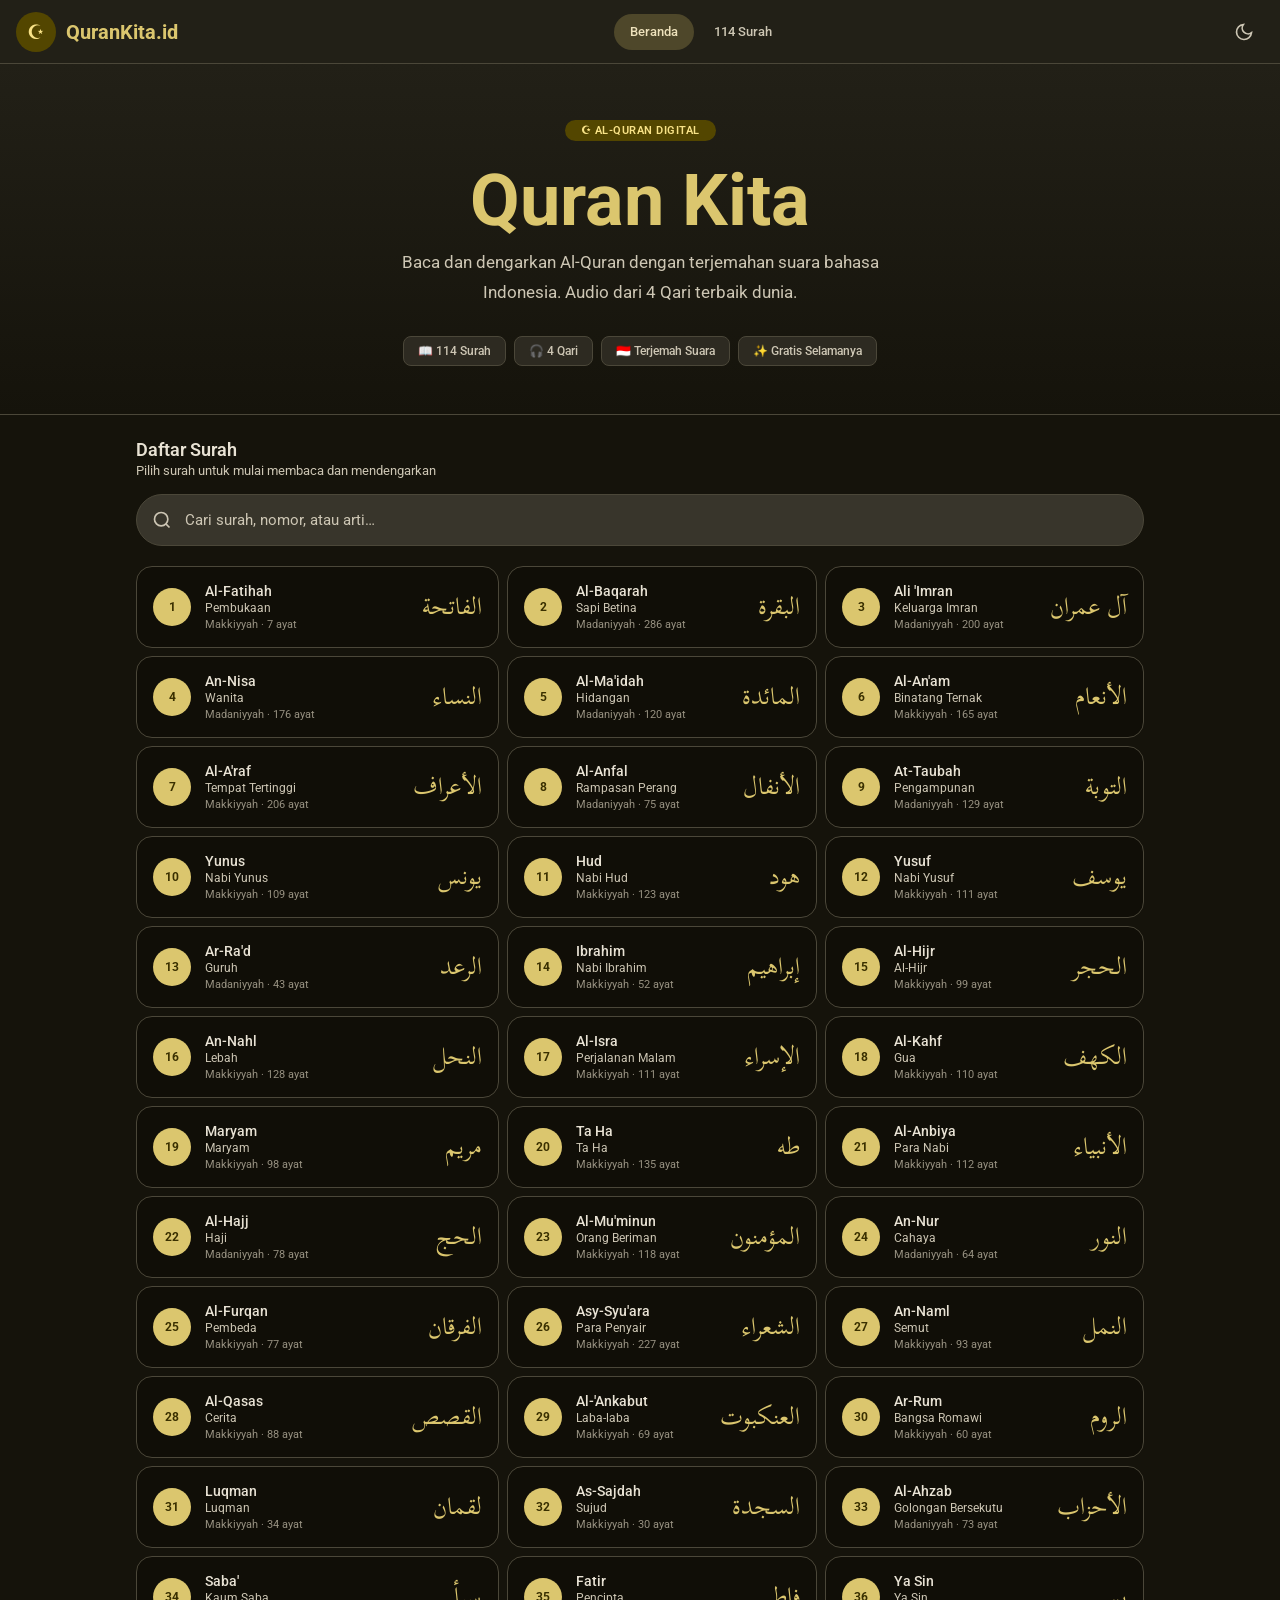
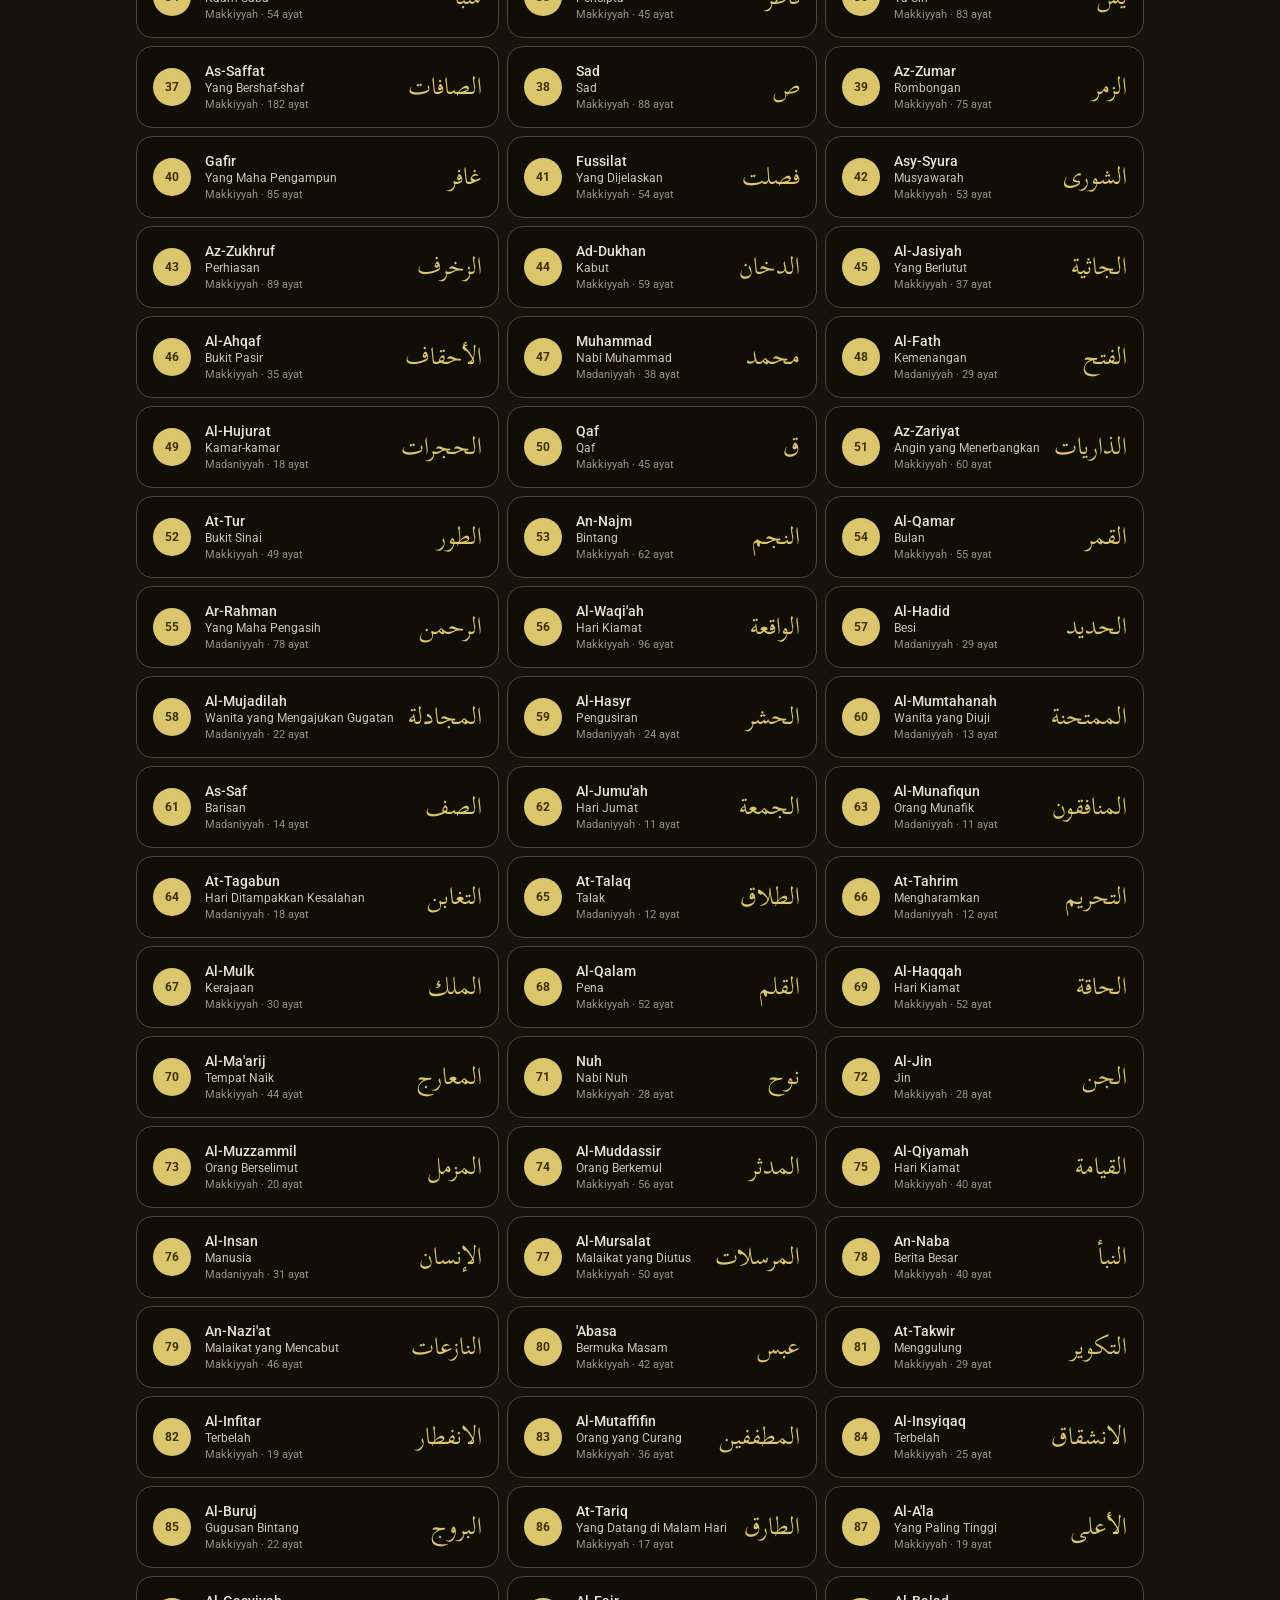
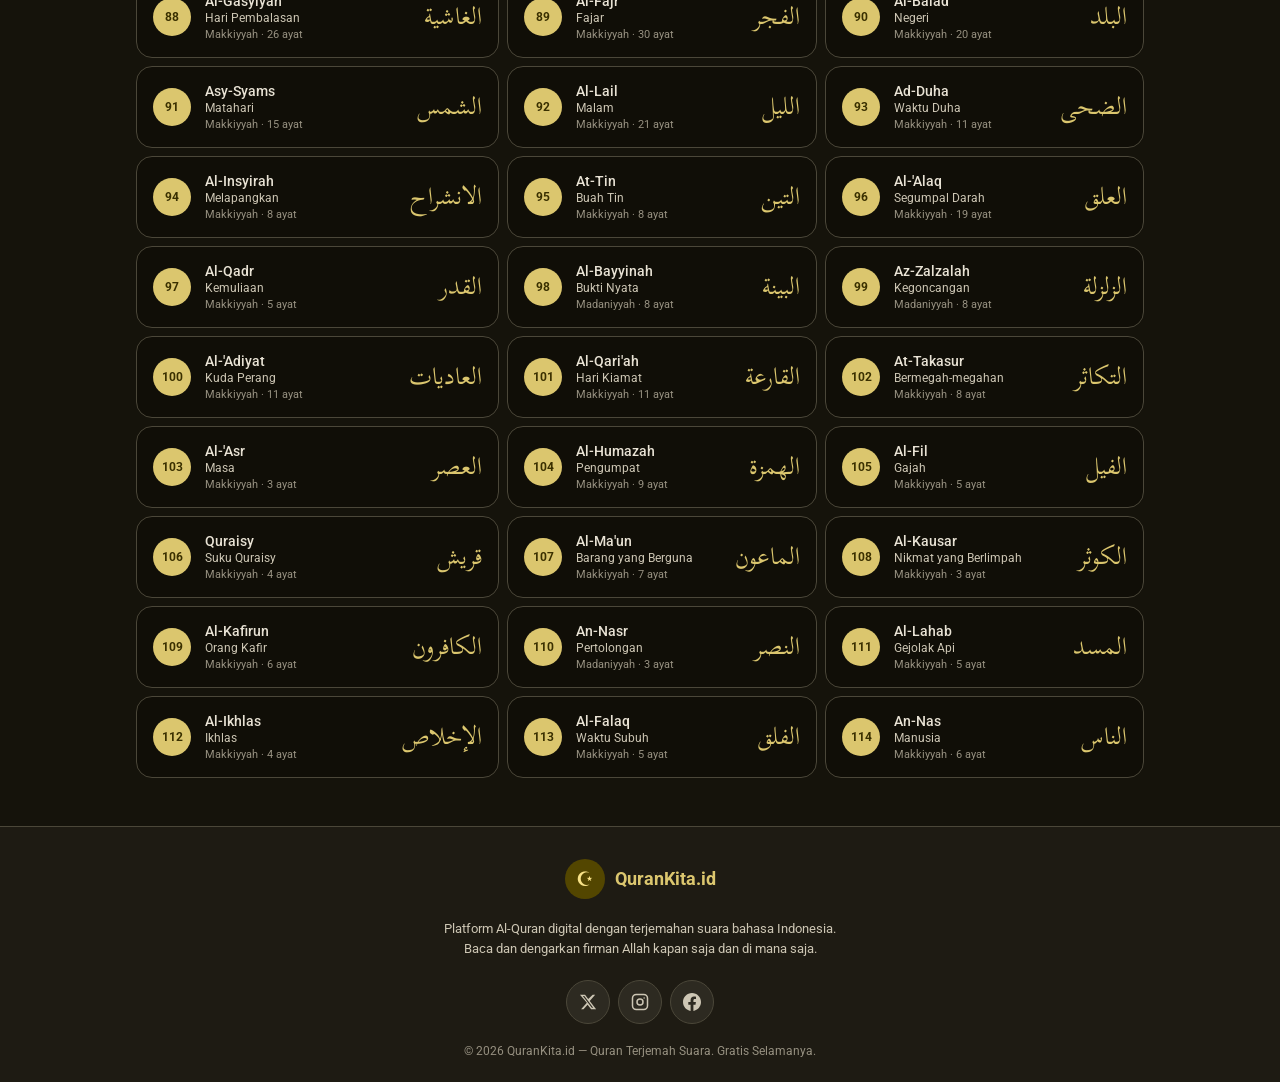
<file: index.html>
<!DOCTYPE html>
<html lang="id">
<head>
  <meta charset="UTF-8"/>
  <meta name="viewport" content="width=device-width, initial-scale=1, viewport-fit=cover"/>
  <meta name="theme-color" content="#150F0B" id="themeColor"/>
  <meta name="description" content="QuranKita.id — Al-Quran Digital dengan Terjemahan Suara Bahasa Indonesia. 114 Surah lengkap dari 3 Qari terbaik."/>
  <title>QuranKita.id — Quran Terjemah Suara</title>

  <!-- Preconnect -->
  <link rel="preconnect" href="https://fonts.googleapis.com"/>
  <link rel="preconnect" href="https://fonts.gstatic.com" crossorigin/>
  <link rel="preconnect" href="https://api.alquran.cloud"/>

  <!-- Fonts -->
<link href="https://fonts.googleapis.com/css2?family=Scheherazade+New:wght@700&family=Roboto:wght@400;500;700&display=swap" rel="stylesheet"/>

  <!-- CSS -->
  <link rel="stylesheet" href="./css/theme.css"/>
  <link rel="stylesheet" href="./css/main.css"/>
</head>
<body>

<!-- TOP APP BAR -->
<header class="top-bar" id="topBar" role="banner">
  <a class="bar-brand" href="./index.html" aria-label="QuranKita Beranda">
    <div class="bar-icon" aria-hidden="true">☪</div>
    <span class="bar-title">QuranKita.id</span>
  </a>
  <nav class="nav-tabs" aria-label="Navigasi utama">
    <button class="nav-tab active" aria-current="page">Beranda</button>
    <button class="nav-tab" id="btnSurahList">114 Surah</button>
  </nav>
  <button class="icon-btn" id="themeBtn" aria-label="Ganti tema">
    <svg id="iMoon" width="20" height="20" viewBox="0 0 24 24" fill="none" stroke="currentColor" stroke-width="2" aria-hidden="true">
      <path d="M21 12.79A9 9 0 1 1 11.21 3 7 7 0 0 0 21 12.79z"/>
    </svg>
    <svg id="iSun" width="20" height="20" viewBox="0 0 24 24" fill="none" stroke="currentColor" stroke-width="2" style="display:none" aria-hidden="true">
      <circle cx="12" cy="12" r="5"/>
      <line x1="12" y1="1" x2="12" y2="3"/><line x1="12" y1="21" x2="12" y2="23"/>
      <line x1="4.22" y1="4.22" x2="5.64" y2="5.64"/><line x1="18.36" y1="18.36" x2="19.78" y2="19.78"/>
      <line x1="1" y1="12" x2="3" y2="12"/><line x1="21" y1="12" x2="23" y2="12"/>
      <line x1="4.22" y1="19.78" x2="5.64" y2="18.36"/><line x1="18.36" y1="5.64" x2="19.78" y2="4.22"/>
    </svg>
  </button>
</header>

<!-- MAIN -->
<main style="padding-top:var(--nav-h)">

  <!-- HERO -->
  <section class="hero" aria-labelledby="heroTitle">
    <div class="hero-badge" aria-hidden="true">☪ Al-Quran Digital</div>
    <h1 class="hero-title" id="heroTitle">Quran Kita</h1>
    <p class="hero-sub">Baca dan dengarkan Al-Quran dengan terjemahan suara bahasa Indonesia. Audio dari 4 Qari terbaik dunia.</p>
    <div class="hero-chips" aria-label="Fitur unggulan">
      <span class="chip">📖 114 Surah</span>
      <span class="chip">🎧 4 Qari</span>
      <span class="chip">🇮🇩 Terjemah Suara</span>
      <span class="chip">✨ Gratis Selamanya</span>
    </div>
  </section>

  <!-- SURAH LIST -->
  <section class="content" id="surahSection" aria-labelledby="surahTitle">
    <div class="sec-head">
      <h2 id="surahTitle">Daftar Surah</h2>
      <p>Pilih surah untuk mulai membaca dan mendengarkan</p>
    </div>

    <!-- Search -->
    <div class="search-field" role="search">
      <svg width="20" height="20" viewBox="0 0 24 24" fill="none" stroke="currentColor" stroke-width="2" aria-hidden="true">
        <circle cx="11" cy="11" r="8"/><path d="m21 21-4.35-4.35"/>
      </svg>
      <input
        class="search-input"
        type="search"
        id="searchInp"
        placeholder="Cari surah, nomor, atau arti…"
        autocomplete="off"
        aria-label="Cari surah"
      />
    </div>

    <!-- Grid -->
    <div class="surah-grid" id="surahGrid" role="list" aria-label="Daftar 114 surah">
      <div class="loading" role="status" aria-label="Memuat surah">
        <div class="spinner"></div>
        <span>Memuat…</span>
      </div>
    </div>
  </section>

</main>

<!-- FOOTER -->
<footer class="footer" role="contentinfo">
  <div class="footer-inner">
    <div class="footer-brand">
      <div class="bar-icon" aria-hidden="true">☪</div>
      <span class="footer-brand-name">QuranKita.id</span>
    </div>
    <p class="footer-desc">Platform Al-Quran digital dengan terjemahan suara bahasa Indonesia. Baca dan dengarkan firman Allah kapan saja dan di mana saja.</p>

    <!-- Social Media -->
    <div class="footer-socials" aria-label="Media sosial">
      <!-- X / Twitter -->
      <a class="social-btn" href="#" aria-label="X (Twitter)" rel="noopener noreferrer" target="_blank">
        <svg width="18" height="18" viewBox="0 0 24 24" fill="currentColor" aria-hidden="true">
          <path d="M18.244 2.25h3.308l-7.227 8.26 8.502 11.24H16.17l-4.714-6.231-5.401 6.231H2.746l7.73-8.835L1.254 2.25H8.08l4.253 5.622 5.911-5.622Zm-1.161 17.52h1.833L7.084 4.126H5.117z"/>
        </svg>
      </a>
      <!-- Instagram -->
      <a class="social-btn" href="#" aria-label="Instagram" rel="noopener noreferrer" target="_blank">
        <svg width="18" height="18" viewBox="0 0 24 24" fill="none" stroke="currentColor" stroke-width="2" aria-hidden="true">
          <rect x="2" y="2" width="20" height="20" rx="5" ry="5"/>
          <circle cx="12" cy="12" r="4"/>
          <circle cx="17.5" cy="6.5" r="1" fill="currentColor" stroke="none"/>
        </svg>
      </a>
      <!-- Facebook -->
      <a class="social-btn" href="#" aria-label="Facebook" rel="noopener noreferrer" target="_blank">
        <svg width="18" height="18" viewBox="0 0 24 24" fill="currentColor" aria-hidden="true">
          <path d="M24 12.073c0-6.627-5.373-12-12-12s-12 5.373-12 12c0 5.99 4.388 10.954 10.125 11.854v-8.385H7.078v-3.47h3.047V9.43c0-3.007 1.792-4.669 4.533-4.669 1.312 0 2.686.235 2.686.235v2.953H15.83c-1.491 0-1.956.925-1.956 1.874v2.25h3.328l-.532 3.47h-2.796v8.385C19.612 23.027 24 18.062 24 12.073z"/>
        </svg>
      </a>
    </div>

    <p class="footer-copy">© 2026 QuranKita.id — Quran Terjemah Suara. Gratis Selamanya.</p>
  </div>
</footer>

<!-- JS -->
<script src="./js/data.js" defer></script>
<script src="./js/ui.js" defer></script>
<script src="./js/app.js" defer></script>
<script>
  document.addEventListener('DOMContentLoaded', () => initHome());
</script>

</body>
</html>
</file>
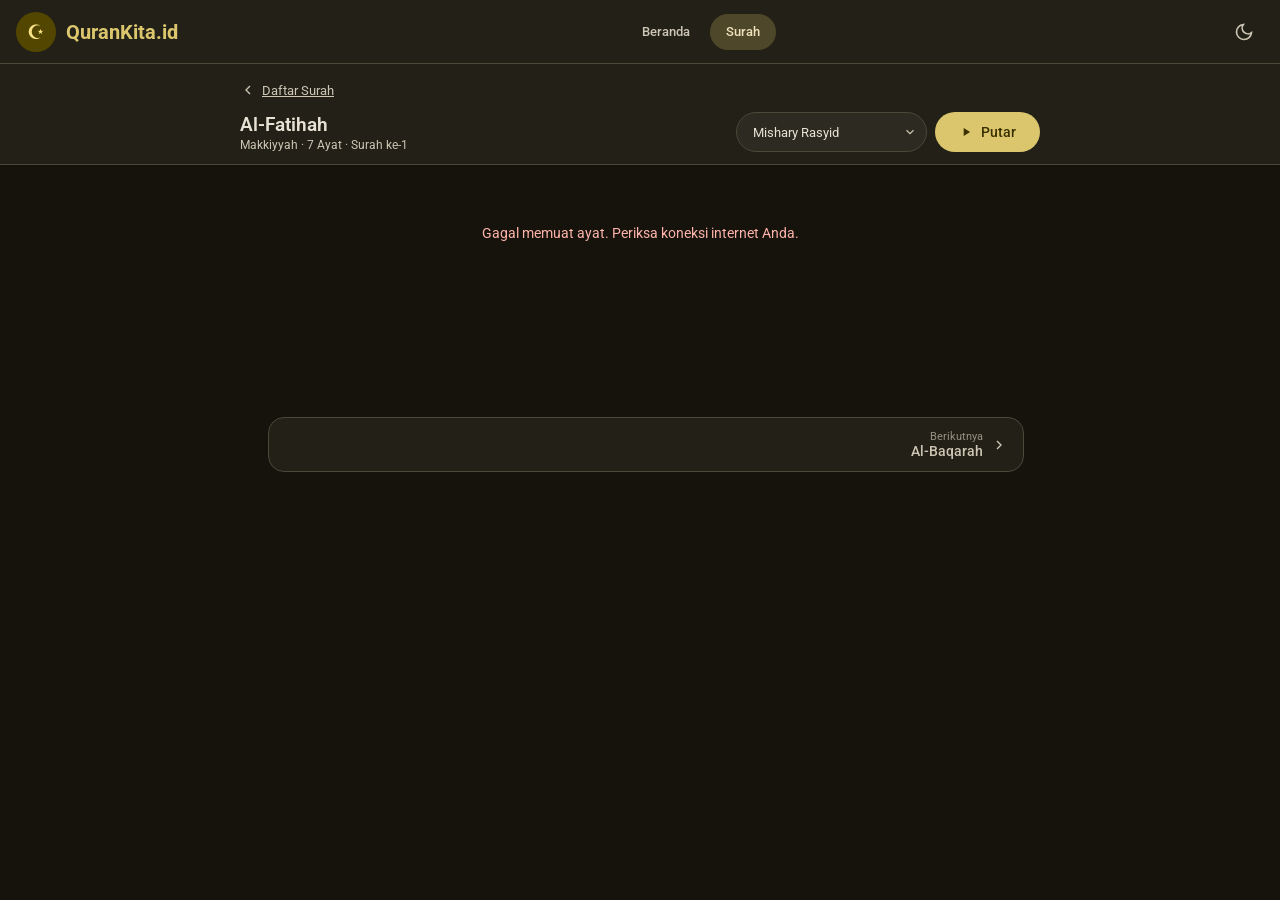
<file: surah.html>
<!DOCTYPE html>
<html lang="id">
<head>
  <meta charset="UTF-8"/>
  <meta name="viewport" content="width=device-width, initial-scale=1, viewport-fit=cover"/>
  <meta name="theme-color" content="#150F0B" id="themeColor"/>
  <meta name="description" content="Baca dan dengarkan surah Al-Quran dengan terjemahan suara bahasa Indonesia — QuranKita.id"/>
  <title>QuranKita.id</title>

  <!-- Preconnect -->
  <link rel="preconnect" href="https://fonts.googleapis.com"/>
  <link rel="preconnect" href="https://fonts.gstatic.com" crossorigin/>
  <link rel="preconnect" href="https://api.alquran.cloud"/>
  <link rel="preconnect" href="https://archive.org"/>

  <!-- Fonts -->
<link href="https://fonts.googleapis.com/css2?family=Scheherazade+New:wght@700&family=Roboto:wght@400;500;700&display=swap" rel="stylesheet"/>

  <!-- CSS -->
  <link rel="stylesheet" href="./css/theme.css"/>
  <link rel="stylesheet" href="./css/main.css"/>
</head>
<body>

<!-- TOP APP BAR -->
<header class="top-bar" id="topBar" role="banner">
  <a class="bar-brand" href="./index.html" aria-label="QuranKita Beranda">
    <div class="bar-icon" aria-hidden="true">☪</div>
    <span class="bar-title">QuranKita.id</span>
  </a>
  <nav class="nav-tabs" aria-label="Navigasi utama">
    <button class="nav-tab" onclick="window.location.href='./index.html'">Beranda</button>
    <button class="nav-tab active" aria-current="page">Surah</button>
  </nav>
  <button class="icon-btn" id="themeBtn" aria-label="Ganti tema">
    <svg id="iMoon" width="20" height="20" viewBox="0 0 24 24" fill="none" stroke="currentColor" stroke-width="2" aria-hidden="true">
      <path d="M21 12.79A9 9 0 1 1 11.21 3 7 7 0 0 0 21 12.79z"/>
    </svg>
    <svg id="iSun" width="20" height="20" viewBox="0 0 24 24" fill="none" stroke="currentColor" stroke-width="2" style="display:none" aria-hidden="true">
      <circle cx="12" cy="12" r="5"/>
      <line x1="12" y1="1" x2="12" y2="3"/><line x1="12" y1="21" x2="12" y2="23"/>
      <line x1="4.22" y1="4.22" x2="5.64" y2="5.64"/><line x1="18.36" y1="18.36" x2="19.78" y2="19.78"/>
      <line x1="1" y1="12" x2="3" y2="12"/><line x1="21" y1="12" x2="23" y2="12"/>
      <line x1="4.22" y1="19.78" x2="5.64" y2="18.36"/><line x1="18.36" y1="5.64" x2="19.78" y2="4.22"/>
    </svg>
  </button>
</header>

<!-- SURAH PAGE -->
<main class="page-surah">

  <!-- STICKY SURAH HEADER -->
  <div class="surah-top" role="region" aria-label="Informasi surah">
    <div class="surah-top-inner">
      <a class="back-btn" href="./index.html" aria-label="Kembali ke daftar surah">
        <svg width="16" height="16" viewBox="0 0 24 24" fill="none" stroke="currentColor" stroke-width="2" aria-hidden="true">
          <path d="m15 18-6-6 6-6"/>
        </svg>
        Daftar Surah
      </a>
      <div class="surah-info">
        <div class="surah-info-left">
          <h1 id="hdrName">—</h1>
          <div class="meta" id="hdrMeta">—</div>
        </div>
        <div class="surah-info-right">
          <!-- Pilih Qari -->
          <div class="select-wrap">
            <select class="qari-sel" id="qariSel" aria-label="Pilih qari">
              <option value="mishary">Mishary Rasyid</option>
              <option value="sudais">Abdurrahman As-Sudais</option>
              <option value="ghamidi">Saad Al-Ghamidi</option>
              <option value="hanirifai">Hani Ar-Rifai</option>
            </select>
            <svg class="sel-arrow" width="14" height="14" viewBox="0 0 24 24" fill="none" stroke="currentColor" stroke-width="2" aria-hidden="true">
              <path d="m6 9 6 6 6-6"/>
            </svg>
          </div>
          <!-- Tombol Putar -->
          <button class="btn-filled" id="btnPutar" aria-label="Putar surah ini">
            <svg width="14" height="14" viewBox="0 0 24 24" fill="currentColor" aria-hidden="true">
              <path d="M8 5v14l11-7z"/>
            </svg>
            Putar
          </button>
        </div>
      </div>
    </div>
  </div>

  <!-- BISMILLAH -->
  <div class="bismillah" id="bismillahEl" style="display:none" aria-label="Bismillahirrahmanirrahim" lang="ar">
    بِسْمِ ٱللَّهِ ٱلرَّحْمَٰنِ ٱلرَّحِيمِ
  </div>

  <!-- AYAT LIST -->
  <div id="ayatWrap" class="ayat-list" role="list" aria-label="Daftar ayat">
    <div class="loading" role="status" aria-label="Memuat ayat">
      <div class="spinner"></div>
      <span>Memuat ayat…</span>
    </div>
  </div>

  <!-- PREV / NEXT SURAH -->
  <nav class="surah-nav" id="surahNav" aria-label="Navigasi surah"></nav>

</main>

<!-- PLAYER BAR -->
<div class="player" id="player" role="region" aria-label="Pemutar audio">
  <!-- Info -->
  <div class="pl-info">
    <div class="pl-thumb" id="plThumb" aria-hidden="true">☪</div>
    <div class="pl-text">
      <div class="pl-title" id="plTitle">—</div>
      <div class="pl-qari" id="plQari">—</div>
    </div>
  </div>

  <!-- Controls -->
  <div class="pl-center">
    <div class="pl-controls">
      <!-- Prev Surah -->
      <button class="pctrl" id="btnPrevSurah" aria-label="Surah sebelumnya">
        <svg width="20" height="20" viewBox="0 0 24 24" fill="currentColor" aria-hidden="true">
          <path d="M6 6h2v12H6zm3.5 6 8.5 6V6z"/>
        </svg>
      </button>
      <!-- Play/Pause -->
      <button class="pctrl play-btn" id="btnPlay" aria-label="Putar atau jeda">
        <svg id="iPlay" width="20" height="20" viewBox="0 0 24 24" fill="currentColor" aria-hidden="true">
          <path d="M8 5v14l11-7z"/>
        </svg>
        <svg id="iPause" width="20" height="20" viewBox="0 0 24 24" fill="currentColor" style="display:none" aria-hidden="true">
          <path d="M6 19h4V5H6v14zm8-14v14h4V5h-4z"/>
        </svg>
      </button>
      <!-- Next Surah -->
      <button class="pctrl" id="btnNextSurah" aria-label="Surah berikutnya">
        <svg width="20" height="20" viewBox="0 0 24 24" fill="currentColor" aria-hidden="true">
          <path d="M6 18l8.5-6L6 6v12zm2-8.14 4.72 3.43L8 16.85V9.86zM16 6h2v12h-2z"/>
        </svg>
      </button>
    </div>
    <!-- Progress -->
    <div class="pl-progress">
      <span class="p-time" id="pCur" aria-label="Waktu saat ini">0:00</span>
      <div class="p-track" id="pTrack" role="slider" aria-label="Progress audio" aria-valuemin="0" aria-valuemax="100" aria-valuenow="0">
        <div class="p-fill" id="pFill"></div>
      </div>
      <span class="p-time" id="pDur" aria-label="Durasi total">0:00</span>
    </div>
  </div>

  <!-- Volume -->
  <div class="pl-right">
    <div class="vol-wrap" aria-label="Volume">
      <svg width="16" height="16" viewBox="0 0 24 24" fill="none" stroke="currentColor" stroke-width="2" aria-hidden="true">
        <path d="M11 5 6 9H2v6h4l5 4V5zM19.07 4.93a10 10 0 0 1 0 14.14M15.54 8.46a5 5 0 0 1 0 7.07"/>
      </svg>
      <input
        type="range"
        class="vol-slider"
        id="volSlider"
        min="0" max="1" step="0.05" value="1"
        aria-label="Volume"
      />
    </div>
  </div>
</div>

<!-- JS -->
<script src="./js/data.js" defer></script>
<script src="./js/audio.js" defer></script>
<script src="./js/ui.js" defer></script>
<script src="./js/app.js" defer></script>
<script>
  document.addEventListener('DOMContentLoaded', async () => {
    await initSurah();

    // Prev/Next surah dari player bar
    const params   = new URLSearchParams(window.location.search);
    const surahNum = parseInt(params.get('n')) || 1;

    document.getElementById('btnPrevSurah')?.addEventListener('click', () => {
      if (surahNum > 1) window.location.href = `./surah.html?n=${surahNum - 1}`;
    });

    document.getElementById('btnNextSurah')?.addEventListener('click', () => {
      if (surahNum < 114) window.location.href = `./surah.html?n=${surahNum + 1}`;
    });
  });
</script>

</body>
</html>
</file>
<file: css/theme.css>
/* ============================================
   QURAN KITA — MD3 Color Tokens
   theme.css
   ============================================ */

/* ── DARK (default) ── */
:root {
  --md-sys-color-primary: rgb(219 198 110);
  --md-sys-color-surface-tint: rgb(219 198 110);
  --md-sys-color-on-primary: rgb(58 48 0);
  --md-sys-color-primary-container: rgb(83 70 0);
  --md-sys-color-on-primary-container: rgb(248 226 135);
  --md-sys-color-secondary: rgb(209 198 161);
  --md-sys-color-on-secondary: rgb(54 48 22);
  --md-sys-color-secondary-container: rgb(78 71 42);
  --md-sys-color-on-secondary-container: rgb(238 226 188);
  --md-sys-color-tertiary: rgb(169 208 179);
  --md-sys-color-on-tertiary: rgb(20 55 35);
  --md-sys-color-tertiary-container: rgb(44 78 56);
  --md-sys-color-on-tertiary-container: rgb(197 236 206);
  --md-sys-color-error: rgb(255 180 171);
  --md-sys-color-on-error: rgb(105 0 5);
  --md-sys-color-error-container: rgb(147 0 10);
  --md-sys-color-on-error-container: rgb(255 218 214);
  --md-sys-color-background: rgb(21 19 11);
  --md-sys-color-on-background: rgb(232 226 212);
  --md-sys-color-surface: rgb(21 19 11);
  --md-sys-color-on-surface: rgb(232 226 212);
  --md-sys-color-surface-variant: rgb(75 71 57);
  --md-sys-color-on-surface-variant: rgb(205 198 180);
  --md-sys-color-outline: rgb(150 144 128);
  --md-sys-color-outline-variant: rgb(75 71 57);
  --md-sys-color-shadow: rgb(0 0 0);
  --md-sys-color-scrim: rgb(0 0 0);
  --md-sys-color-inverse-surface: rgb(232 226 212);
  --md-sys-color-inverse-on-surface: rgb(51 48 39);
  --md-sys-color-inverse-primary: rgb(109 94 15);
  --md-sys-color-surface-dim: rgb(21 19 11);
  --md-sys-color-surface-bright: rgb(60 57 48);
  --md-sys-color-surface-container-lowest: rgb(16 14 7);
  --md-sys-color-surface-container-low: rgb(30 27 19);
  --md-sys-color-surface-container: rgb(34 32 23);
  --md-sys-color-surface-container-high: rgb(45 42 33);
  --md-sys-color-surface-container-highest: rgb(56 53 43);

  /* ── Elevation (MD3) ── */
  --md-elevation-1: 0 1px 2px rgba(0,0,0,.3), 0 1px 3px 1px rgba(0,0,0,.15);
  --md-elevation-2: 0 1px 2px rgba(0,0,0,.3), 0 2px 6px 2px rgba(0,0,0,.15);
  --md-elevation-3: 0 4px 8px 3px rgba(0,0,0,.15), 0 1px 3px rgba(0,0,0,.3);

  /* ── Shape (MD3) ── */
  --md-shape-xs:    4px;
  --md-shape-sm:    8px;
  --md-shape-md:    12px;
  --md-shape-lg:    16px;
  --md-shape-xl:    28px;
  --md-shape-full:  9999px;

  /* ── Font ── */
  --md-font:        'Roboto', sans-serif;
  --md-font-arab:   'Scheherazade New', serif;

  /* ── Layout ── */
  --nav-h:          64px;
  --player-h:       80px;
  --safe-b:         env(safe-area-inset-bottom, 0px);
}

/* ── LIGHT ── */
.light {
  --md-sys-color-primary: rgb(30 90 60);
  --md-sys-color-surface-tint: rgb(30 90 60);
  --md-sys-color-on-primary: rgb(255 255 255);
  --md-sys-color-primary-container: rgb(180 220 195);
  --md-sys-color-on-primary-container: rgb(10 50 30);
  --md-sys-color-secondary: rgb(60 110 80);
  --md-sys-color-on-secondary: rgb(255 255 255);
  --md-sys-color-secondary-container: rgb(200 235 210);
  --md-sys-color-on-secondary-container: rgb(10 50 30);
  --md-sys-color-tertiary: rgb(120 160 100);
  --md-sys-color-on-tertiary: rgb(255 255 255);
  --md-sys-color-tertiary-container: rgb(210 240 215);
  --md-sys-color-on-tertiary-container: rgb(20 60 30);
  --md-sys-color-error: rgb(186 26 26);
  --md-sys-color-on-error: rgb(255 255 255);
  --md-sys-color-error-container: rgb(255 218 214);
  --md-sys-color-on-error-container: rgb(147 0 10);
  --md-sys-color-background: rgb(240 246 241);
  --md-sys-color-on-background: rgb(20 45 30);
  --md-sys-color-surface: rgb(240 246 241);
  --md-sys-color-on-surface: rgb(20 45 30);
  --md-sys-color-surface-variant: rgb(210 235 215);
  --md-sys-color-on-surface-variant: rgb(55 85 65);
  --md-sys-color-outline: rgb(110 145 120);
  --md-sys-color-outline-variant: rgb(185 215 195);
  --md-sys-color-shadow: rgb(0 0 0);
  --md-sys-color-scrim: rgb(0 0 0);
  --md-sys-color-inverse-surface: rgb(30 55 40);
  --md-sys-color-inverse-on-surface: rgb(235 248 238);
  --md-sys-color-inverse-primary: rgb(140 200 165);
  --md-sys-color-surface-dim: rgb(215 230 218);
  --md-sys-color-surface-bright: rgb(248 252 248);
  --md-sys-color-surface-container-lowest: rgb(255 255 255);
  --md-sys-color-surface-container-low: rgb(245 250 246);
  --md-sys-color-surface-container: rgb(238 245 240);
  --md-sys-color-surface-container-high: rgb(228 238 231);
  --md-sys-color-surface-container-highest: rgb(218 230 221);
}
</file>
<file: css/main.css>
/* ============================================
   QURAN KITA — Main Styles
   main.css
   ============================================ */

/* ── RESET ── */
*, *::before, *::after { box-sizing: border-box; margin: 0; padding: 0; }
html { scroll-behavior: smooth; }
body {
  background: var(--md-sys-color-background);
  color: var(--md-sys-color-on-surface);
  font-family: var(--md-font);
  font-size: 14px;
  min-height: 100dvh;
  overflow-x: hidden;
  transition: background .2s, color .2s;
}
::-webkit-scrollbar { width: 4px; }
::-webkit-scrollbar-thumb { background: var(--md-sys-color-outline-variant); border-radius: 2px; }

/* ── MD3 TYPOGRAPHY ── */
.type-display-sm  { font-size: 36px; font-weight: 400; line-height: 44px; }
.type-headline-md { font-size: 28px; font-weight: 400; line-height: 36px; }
.type-title-lg    { font-size: 22px; font-weight: 500; line-height: 28px; }
.type-title-md    { font-size: 16px; font-weight: 500; line-height: 24px; letter-spacing: .15px; }
.type-title-sm    { font-size: 14px; font-weight: 500; line-height: 20px; letter-spacing: .1px; }
.type-body-lg     { font-size: 16px; font-weight: 400; line-height: 24px; letter-spacing: .5px; }
.type-body-md     { font-size: 14px; font-weight: 400; line-height: 20px; letter-spacing: .25px; }
.type-label-lg    { font-size: 14px; font-weight: 500; line-height: 20px; letter-spacing: .1px; }
.type-label-md    { font-size: 12px; font-weight: 500; line-height: 16px; letter-spacing: .5px; }
.type-label-sm    { font-size: 11px; font-weight: 500; line-height: 16px; letter-spacing: .5px; }

/* ── TOP APP BAR (MD3) ── */
.top-bar {
  position: fixed; top: 0; left: 0; right: 0; z-index: 100;
  height: var(--nav-h);
  background: var(--md-sys-color-surface-container);
  border-bottom: 1px solid var(--md-sys-color-outline-variant);
  display: flex; align-items: center; justify-content: space-between;
  padding: 0 16px; gap: 12px;
  transition: background .2s, box-shadow .2s;
}
.top-bar.scrolled { box-shadow: var(--md-elevation-2); }
.bar-brand {
  display: flex; align-items: center; gap: 10px;
  cursor: pointer; user-select: none; text-decoration: none;
}
.bar-icon {
  width: 40px; height: 40px; border-radius: 50%;
  background: var(--md-sys-color-primary-container);
  color: var(--md-sys-color-on-primary-container);
  display: flex; align-items: center; justify-content: center;
  font-size: 20px; flex-shrink: 0;
}
.bar-title {
  font-size: 20px; font-weight: 700;
  color: var(--md-sys-color-primary);
}
.nav-tabs { display: flex; gap: 4px; }
.nav-tab {
  height: 36px; padding: 0 16px; border-radius: var(--md-shape-full);
  border: none; background: transparent; cursor: pointer;
  font-family: var(--md-font); font-size: 13px; font-weight: 500;
  color: var(--md-sys-color-on-surface-variant);
  transition: all .15s;
}
.nav-tab:hover { background: color-mix(in srgb, var(--md-sys-color-on-surface) 8%, transparent); }
.nav-tab.active {
  background: var(--md-sys-color-secondary-container);
  color: var(--md-sys-color-on-secondary-container);
}
.icon-btn {
  width: 40px; height: 40px; border-radius: 50%; border: none;
  background: transparent; cursor: pointer;
  display: flex; align-items: center; justify-content: center;
  color: var(--md-sys-color-on-surface-variant);
  transition: background .15s;
}
.icon-btn:hover { background: color-mix(in srgb, var(--md-sys-color-on-surface) 8%, transparent); }

/* ── HERO ── */
.hero {
  padding: 56px 24px 48px; text-align: center;
  background: linear-gradient(180deg, var(--md-sys-color-surface-container) 0%, var(--md-sys-color-background) 100%);
  border-bottom: 1px solid var(--md-sys-color-outline-variant);
}
.hero-badge {
  display: inline-flex; align-items: center; gap: 6px;
  background: var(--md-sys-color-primary-container);
  color: var(--md-sys-color-on-primary-container);
  border-radius: var(--md-shape-full); padding: 4px 16px;
  font-size: 11px; font-weight: 600; letter-spacing: .5px;
  text-transform: uppercase; margin-bottom: 20px;
}
.hero-title {
  font-size: clamp(40px, 7vw, 72px); font-weight: 700;
  color: var(--md-sys-color-primary);
  line-height: 1.1; margin-bottom: 8px;
}
.hero-sub {
  font-size: clamp(14px, 2vw, 17px);
  color: var(--md-sys-color-on-surface-variant);
  max-width: 480px; margin: 0 auto 28px; line-height: 1.75;
}
.hero-chips { display: flex; gap: 8px; flex-wrap: wrap; justify-content: center; }
.chip {
  height: 30px; padding: 0 14px; border-radius: var(--md-shape-sm);
  background: var(--md-sys-color-surface-container-high);
  border: 1px solid var(--md-sys-color-outline-variant);
  color: var(--md-sys-color-on-surface-variant);
  font-size: 12px; font-weight: 500;
  display: inline-flex; align-items: center; gap: 5px;
}

/* ── CONTENT ── */
.content {
  max-width: 1040px; margin: 0 auto;
  padding: 24px 16px 48px;
}
.sec-head { margin-bottom: 16px; }
.sec-head h2 { font-size: 18px; font-weight: 600; color: var(--md-sys-color-on-surface); }
.sec-head p  { font-size: 13px; color: var(--md-sys-color-on-surface-variant); margin-top: 3px; }

/* ── SEARCH FIELD (MD3) ── */
.search-field { position: relative; margin-bottom: 20px; }
.search-field svg {
  position: absolute; left: 16px; top: 50%; transform: translateY(-50%);
  color: var(--md-sys-color-on-surface-variant); pointer-events: none;
}
.search-input {
  width: 100%; height: 52px; padding: 0 16px 0 48px;
  background: var(--md-sys-color-surface-container-highest);
  border: 1px solid var(--md-sys-color-outline-variant);
  border-radius: var(--md-shape-full);
  color: var(--md-sys-color-on-surface);
  font-family: var(--md-font); font-size: 15px;
  outline: none; transition: border-color .15s;
}
.search-input:focus { border-color: var(--md-sys-color-primary); }
.search-input::placeholder { color: var(--md-sys-color-on-surface-variant); }

/* ── SURAH GRID ── */
.surah-grid {
  display: grid;
  grid-template-columns: repeat(3, 1fr);
  gap: 8px;
  width: 100%;
}

/* ── SURAH CARD (MD3 Filled Card) ── */
.surah-card {
  background: var(--md-sys-color-surface-container-lowest);
  border: 1px solid var(--md-sys-color-outline-variant);
  border-radius: var(--md-shape-lg);
  padding: 16px; cursor: pointer;
  display: flex; align-items: center; gap: 14px;
  transition: all .15s; min-height: 80px;
  text-decoration: none;
  width: 100%;
}
.surah-card:hover {
  background: var(--md-sys-color-surface-container-high);
  border-color: var(--md-sys-color-primary);
  box-shadow: var(--md-elevation-1);
}
.surah-card:active { background: var(--md-sys-color-surface-container-highest); }
.card-num {
  width: 38px; height: 38px; border-radius: 50%; flex-shrink: 0;
  background: var(--md-sys-color-primary);
  color: var(--md-sys-color-on-primary);
  display: flex; align-items: center; justify-content: center;
  font-size: 12px; font-weight: 700;
}
.card-body { flex: 1; min-width: 0; }
.card-name {
  font-size: 14px; font-weight: 500;
  color: var(--md-sys-color-on-surface); margin-bottom: 2px;
}
.card-arti {
  font-size: 12px; color: var(--md-sys-color-on-surface-variant);
  white-space: nowrap; overflow: hidden; text-overflow: ellipsis;
}
.card-meta {
  font-size: 11px; color: var(--md-sys-color-outline); margin-top: 3px;
}
.card-arabic {
  font-family: var(--md-font-arab);
  font-size: 24px; flex-shrink: 0;
  color: var(--md-sys-color-primary); line-height: 1.4;
}

/* ── FOOTER ── */
.footer {
  background: var(--md-sys-color-surface-container-low);
  border-top: 1px solid var(--md-sys-color-outline-variant);
  padding: 32px 24px 24px;
}
.footer-inner {
  max-width: 1040px; margin: 0 auto;
  display: flex; flex-direction: column; align-items: center; gap: 20px;
}
.footer-brand {
  display: flex; align-items: center; gap: 10px;
}
.footer-brand-name {
  font-size: 18px; font-weight: 700;
  color: var(--md-sys-color-primary);
}
.footer-desc {
  font-size: 13px; color: var(--md-sys-color-on-surface-variant);
  text-align: center; max-width: 400px; line-height: 1.6;
}
.footer-socials {
  display: flex; align-items: center; gap: 8px;
}
.social-btn {
  width: 44px; height: 44px; border-radius: 50%;
  background: var(--md-sys-color-surface-container-high);
  border: 1px solid var(--md-sys-color-outline-variant);
  color: var(--md-sys-color-on-surface-variant);
  display: flex; align-items: center; justify-content: center;
  transition: all .15s; text-decoration: none;
}
.social-btn:hover {
  background: var(--md-sys-color-primary-container);
  color: var(--md-sys-color-on-primary-container);
  border-color: var(--md-sys-color-primary);
}
.footer-copy {
  font-size: 12px; color: var(--md-sys-color-outline);
  text-align: center;
}

/* ── SURAH PAGE ── */
.page-surah { padding-top: var(--nav-h); min-height: 100dvh; }

.surah-top {
  position: sticky; top: var(--nav-h); z-index: 90;
  background: var(--md-sys-color-surface-container);
  border-bottom: 1px solid var(--md-sys-color-outline-variant);
  padding: 12px 16px;
}
.surah-top-inner { max-width: 800px; margin: 0 auto; }
.back-btn {
  display: inline-flex; align-items: center; gap: 6px;
  background: none; border: none; cursor: pointer;
  color: var(--md-sys-color-on-surface-variant);
  font-family: var(--md-font); font-size: 13px;
  padding: 6px 0; transition: color .15s; margin-bottom: 8px;
}
.back-btn:hover { color: var(--md-sys-color-primary); }
.surah-info {
  display: flex; align-items: center;
  justify-content: space-between; gap: 12px; flex-wrap: wrap;
}
.surah-info-left h1 {
  font-size: 19px; font-weight: 600;
  color: var(--md-sys-color-on-surface);
}
.surah-info-left .meta {
  font-size: 12px; color: var(--md-sys-color-on-surface-variant); margin-top: 2px;
}
.surah-info-right { display: flex; align-items: center; gap: 8px; flex-wrap: wrap; }

/* ── BUTTONS (MD3) ── */
.btn-filled {
  height: 40px; padding: 0 24px; border-radius: var(--md-shape-full);
  border: none; cursor: pointer;
  background: var(--md-sys-color-primary);
  color: var(--md-sys-color-on-primary);
  font-family: var(--md-font); font-size: 14px; font-weight: 500;
  display: inline-flex; align-items: center; gap: 8px;
  transition: all .15s; white-space: nowrap;
}
.btn-filled:hover { box-shadow: var(--md-elevation-1); opacity: .92; }

.btn-tonal {
  height: 40px; padding: 0 24px; border-radius: var(--md-shape-full);
  border: none; cursor: pointer;
  background: var(--md-sys-color-secondary-container);
  color: var(--md-sys-color-on-secondary-container);
  font-family: var(--md-font); font-size: 14px; font-weight: 500;
  display: inline-flex; align-items: center; gap: 8px;
  transition: all .15s; white-space: nowrap;
}
.btn-tonal:hover { box-shadow: var(--md-elevation-1); }

/* ── SELECT (MD3) ── */
.select-wrap { position: relative; }
.qari-sel {
  height: 40px; padding: 0 36px 0 16px;
  border-radius: var(--md-shape-full);
  background: var(--md-sys-color-surface-container-high);
  border: 1px solid var(--md-sys-color-outline-variant);
  color: var(--md-sys-color-on-surface);
  font-family: var(--md-font); font-size: 13px;
  cursor: pointer; outline: none; appearance: none;
  min-width: 185px; transition: border-color .15s;
}
.qari-sel:focus { border-color: var(--md-sys-color-primary); }
.sel-arrow {
  position: absolute; right: 10px; top: 50%; transform: translateY(-50%);
  pointer-events: none; color: var(--md-sys-color-on-surface-variant);
}

/* ── BISMILLAH ── */
.bismillah {
  text-align: center; padding: 32px 16px 8px;
  font-family: var(--md-font-arab);
  font-size: clamp(24px, 4vw, 36px);
  color: var(--md-sys-color-primary);
  line-height: 2.2; max-width: 800px; margin: 0 auto;
}

/* ── AYAT LIST ── */
.ayat-list {
  max-width: 800px; margin: 0 auto;
  padding: 12px 16px calc(var(--player-h) + var(--safe-b) + 40px);
}
.ayat-row {
  background: var(--md-sys-color-surface-container-lowest);
  border: 1px solid transparent;
  border-radius: var(--md-shape-lg);
  padding: 20px 16px; margin-bottom: 8px;
}
.ayat-num-wrap {
  display: flex; align-items: center; margin-bottom: 16px;
}
.ayat-num {
  width: 34px; height: 34px; border-radius: 50%;
  background: var(--md-sys-color-surface-container-high);
  border: 1px solid var(--md-sys-color-outline-variant);
  display: flex; align-items: center; justify-content: center;
  font-size: 12px; font-weight: 600;
  color: var(--md-sys-color-on-surface-variant); flex-shrink: 0;
}
.ayat-arabic {
  font-family: var(--md-font-arab);
  font-size: clamp(24px, 3.5vw, 28px);
  line-height: 2.2; color: var(--md-sys-color-on-surface);
  text-align: right; direction: rtl; margin-bottom: 16px;
}
.ayat-div {
  height: 1px; background: var(--md-sys-color-outline-variant);
  margin-bottom: 12px; opacity: .5;
}
.ayat-terj {
  font-size: 15px; line-height: 1.8;
  color: var(--md-sys-color-on-surface-variant);
}

/* ── SHARE BUTTON ── */
.share-btn {
  margin-left: auto;
  width: 32px; height: 32px; border-radius: 50%; border: none;
  background: transparent; cursor: pointer;
  display: flex; align-items: center; justify-content: center;
  color: var(--md-sys-color-on-surface-variant);
  transition: all .15s;
}
.share-btn:hover {
  background: var(--md-sys-color-surface-container-high);
  color: var(--md-sys-color-primary);
}

/* ── SHARE MODAL ── */
.share-modal {
  position: fixed; inset: 0; z-index: 300;
  display: flex; align-items: flex-end; justify-content: center;
  opacity: 0; transition: opacity .25s;
}
.share-modal.open { opacity: 1; }
.share-modal-backdrop {
  position: absolute; inset: 0;
  background: rgba(0,0,0,.5);
  backdrop-filter: blur(4px);
}
.share-modal-box {
  position: relative; z-index: 1;
  width: 100%; max-width: 520px;
  background: var(--md-sys-color-surface-container-high);
  border-radius: var(--md-shape-xl) var(--md-shape-xl) 0 0;
  padding: 24px;
  transform: translateY(40px);
  transition: transform .25s;
}
.share-modal.open .share-modal-box { transform: translateY(0); }

.share-modal-header {
  display: flex; align-items: center; justify-content: space-between;
  margin-bottom: 16px;
}
.share-modal-title {
  font-size: 16px; font-weight: 600;
  color: var(--md-sys-color-on-surface);
}
.share-modal-close {
  width: 36px; height: 36px; border-radius: 50%; border: none;
  background: transparent; cursor: pointer;
  display: flex; align-items: center; justify-content: center;
  color: var(--md-sys-color-on-surface-variant);
  transition: background .15s;
}
.share-modal-close:hover { background: var(--md-sys-color-surface-container-highest); }

.share-preview {
  background: var(--md-sys-color-surface-container);
  border: 1px solid var(--md-sys-color-outline-variant);
  border-radius: var(--md-shape-md);
  padding: 16px; margin-bottom: 20px;
  font-size: 14px; line-height: 2;
  color: var(--md-sys-color-on-surface);
  direction: auto; max-height: 200px;
  overflow-y: auto;
}

.share-actions {
  display: flex; gap: 8px; flex-wrap: wrap;
}
.share-action-btn {
  flex: 1; min-width: 120px; height: 44px;
  border-radius: var(--md-shape-full); border: none; cursor: pointer;
  font-family: var(--md-font); font-size: 13px; font-weight: 500;
  display: inline-flex; align-items: center; justify-content: center; gap: 8px;
  transition: all .15s;
}
.share-action-btn.whatsapp {
  background: #25D366; color: #fff;
}
.share-action-btn.whatsapp:hover { background: #1ebe5d; }
.share-action-btn.twitter {
  background: #000; color: #fff;
}
.share-action-btn.twitter:hover { background: #333; }
.share-action-btn.copy {
  background: var(--md-sys-color-primary-container);
  color: var(--md-sys-color-on-primary-container);
}
.share-action-btn.copy:hover { opacity: .9; }

/* ── NAV SURAH (prev/next) ── */
.surah-nav {
  max-width: 800px; margin: 0 auto;
  padding: 8px 16px calc(var(--player-h) + var(--safe-b) + 24px);
  display: flex; justify-content: space-between; gap: 12px;
}
.surah-nav-btn {
  display: flex; align-items: center; gap: 8px;
  background: var(--md-sys-color-surface-container);
  border: 1px solid var(--md-sys-color-outline-variant);
  border-radius: var(--md-shape-lg); padding: 12px 16px;
  cursor: pointer; font-family: var(--md-font);
  color: var(--md-sys-color-on-surface-variant);
  font-size: 13px; transition: all .15s; flex: 1;
  text-decoration: none;
}
.surah-nav-btn:hover {
  border-color: var(--md-sys-color-primary);
  color: var(--md-sys-color-primary);
  background: var(--md-sys-color-surface-container-high);
}
.surah-nav-btn.next { justify-content: flex-end; text-align: right; }
.surah-nav-label { font-size: 11px; color: var(--md-sys-color-outline); display: block; }
.surah-nav-name  { font-size: 14px; font-weight: 500; }

/* ── PLAYER BAR ── */
.player {
  position: fixed; bottom: 0; left: 0; right: 0; z-index: 200;
  background: var(--md-sys-color-surface-container-high);
  border-top: 1px solid var(--md-sys-color-outline-variant);
  padding: 0 16px; padding-bottom: var(--safe-b);
  height: calc(var(--player-h) + var(--safe-b));
  display: none; align-items: center; gap: 12px;
  box-shadow: var(--md-elevation-3);
}
.player.visible { display: flex; }
.pl-info { display: flex; align-items: center; gap: 12px; flex: 0 0 200px; min-width: 0; }
.pl-thumb {
  width: 42px; height: 42px; border-radius: var(--md-shape-sm); flex-shrink: 0;
  background: var(--md-sys-color-primary-container);
  display: flex; align-items: center; justify-content: center;
  font-family: var(--md-font-arab); font-size: 18px;
  color: var(--md-sys-color-primary);
}
.pl-text { min-width: 0; }
.pl-title {
  font-size: 14px; font-weight: 500;
  color: var(--md-sys-color-on-surface);
  white-space: nowrap; overflow: hidden; text-overflow: ellipsis;
}
.pl-qari {
  font-size: 11px; color: var(--md-sys-color-on-surface-variant);
  margin-top: 2px; white-space: nowrap; overflow: hidden; text-overflow: ellipsis;
}
.pl-center { flex: 1; display: flex; flex-direction: column; align-items: center; gap: 4px; }
.pl-controls { display: flex; align-items: center; gap: 4px; }
.pctrl {
  width: 40px; height: 40px; border-radius: 50%; border: none; cursor: pointer;
  background: transparent; color: var(--md-sys-color-on-surface-variant);
  display: flex; align-items: center; justify-content: center;
  transition: background .15s;
}
.pctrl:hover { background: color-mix(in srgb, var(--md-sys-color-on-surface) 8%, transparent); }
.pctrl.play-btn {
  width: 48px; height: 48px;
  background: var(--md-sys-color-primary);
  color: var(--md-sys-color-on-primary);
}
.pctrl.play-btn:hover { opacity: .9; box-shadow: var(--md-elevation-1); }
.pl-progress { display: flex; align-items: center; gap: 8px; width: 100%; max-width: 440px; }
.p-time { font-size: 11px; color: var(--md-sys-color-on-surface-variant); min-width: 32px; text-align: center; }
.p-track {
  flex: 1; height: 4px; border-radius: 2px;
  background: var(--md-sys-color-surface-container-highest);
  cursor: pointer; position: relative;
}
.p-fill {
  height: 100%; background: var(--md-sys-color-primary);
  border-radius: 2px; width: 0%; transition: width .4s linear;
}
.pl-right { flex: 0 0 160px; display: flex; align-items: center; justify-content: flex-end; gap: 8px; }
.vol-wrap { display: flex; align-items: center; gap: 6px; }
.vol-slider {
  width: 72px; accent-color: var(--md-sys-color-primary); cursor: pointer;
}

/* ── LOADING ── */
.loading {
  display: flex; flex-direction: column; align-items: center;
  justify-content: center; min-height: 240px; gap: 12px;
  color: var(--md-sys-color-on-surface-variant);
}
.spinner {
  width: 32px; height: 32px;
  border: 3px solid var(--md-sys-color-outline-variant);
  border-top-color: var(--md-sys-color-primary);
  border-radius: 50%; animation: spin .7s linear infinite;
}
@keyframes spin { to { transform: rotate(360deg); } }

/* ── EMPTY STATE ── */
.empty-state {
  text-align: center; padding: 48px 16px;
  color: var(--md-sys-color-on-surface-variant);
  font-size: 14px;
}

/* ── RESPONSIVE ── */
@media (max-width: 800px) {
  .surah-grid { grid-template-columns: repeat(2, 1fr); }
}
@media (max-width: 640px) {
  .nav-tabs { display: none; }
  .hero { padding: 36px 16px 28px; }
  .surah-top { padding: 10px 12px; }
  .surah-info { flex-direction: column; align-items: flex-start; }
  .surah-info-right { width: 100%; }
  .qari-sel { flex: 1; min-width: 0; }
  .player { padding: 0 10px; padding-bottom: var(--safe-b); gap: 6px; }
  .pl-info { flex: 0 0 auto; max-width: 120px; }
  .pl-right { display: none; }
  .surah-nav { flex-direction: column; }
}
@media (max-width: 480px) {
  .surah-grid { grid-template-columns: 1fr; }
}
</file>
